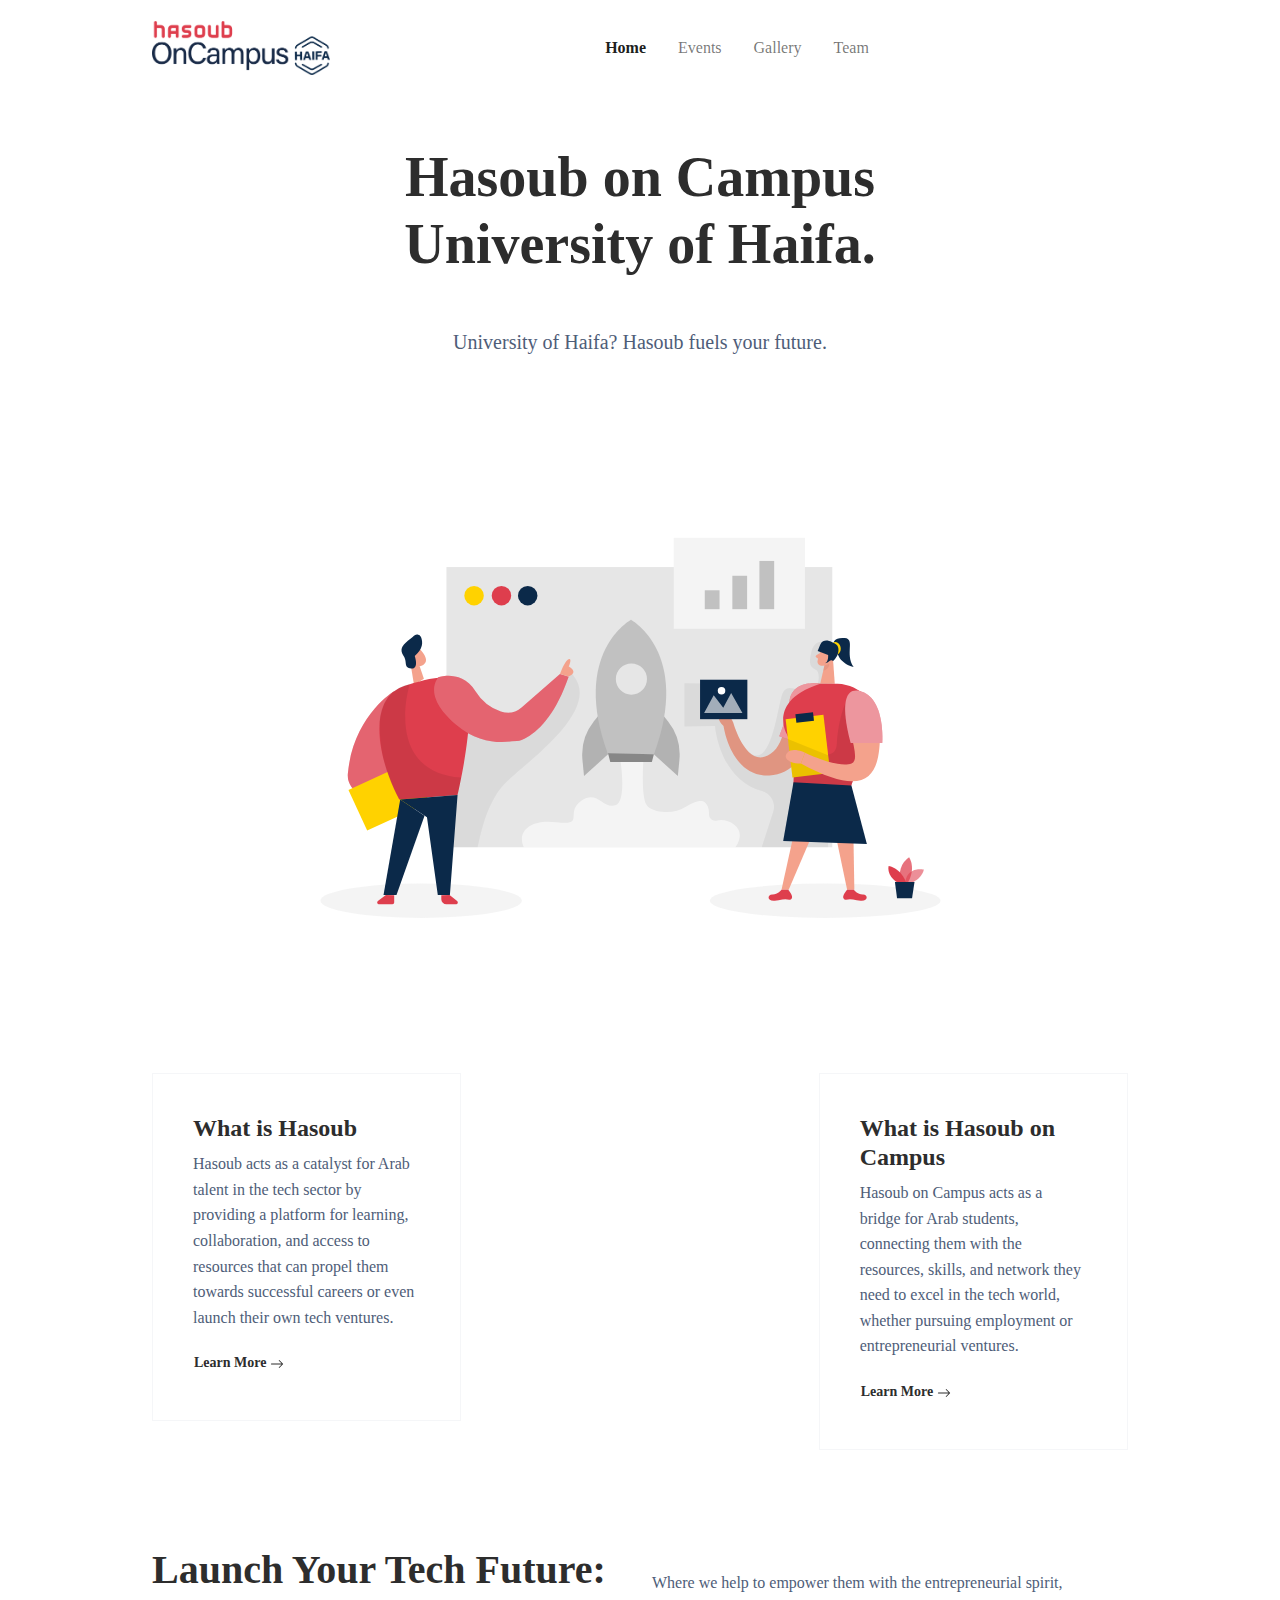
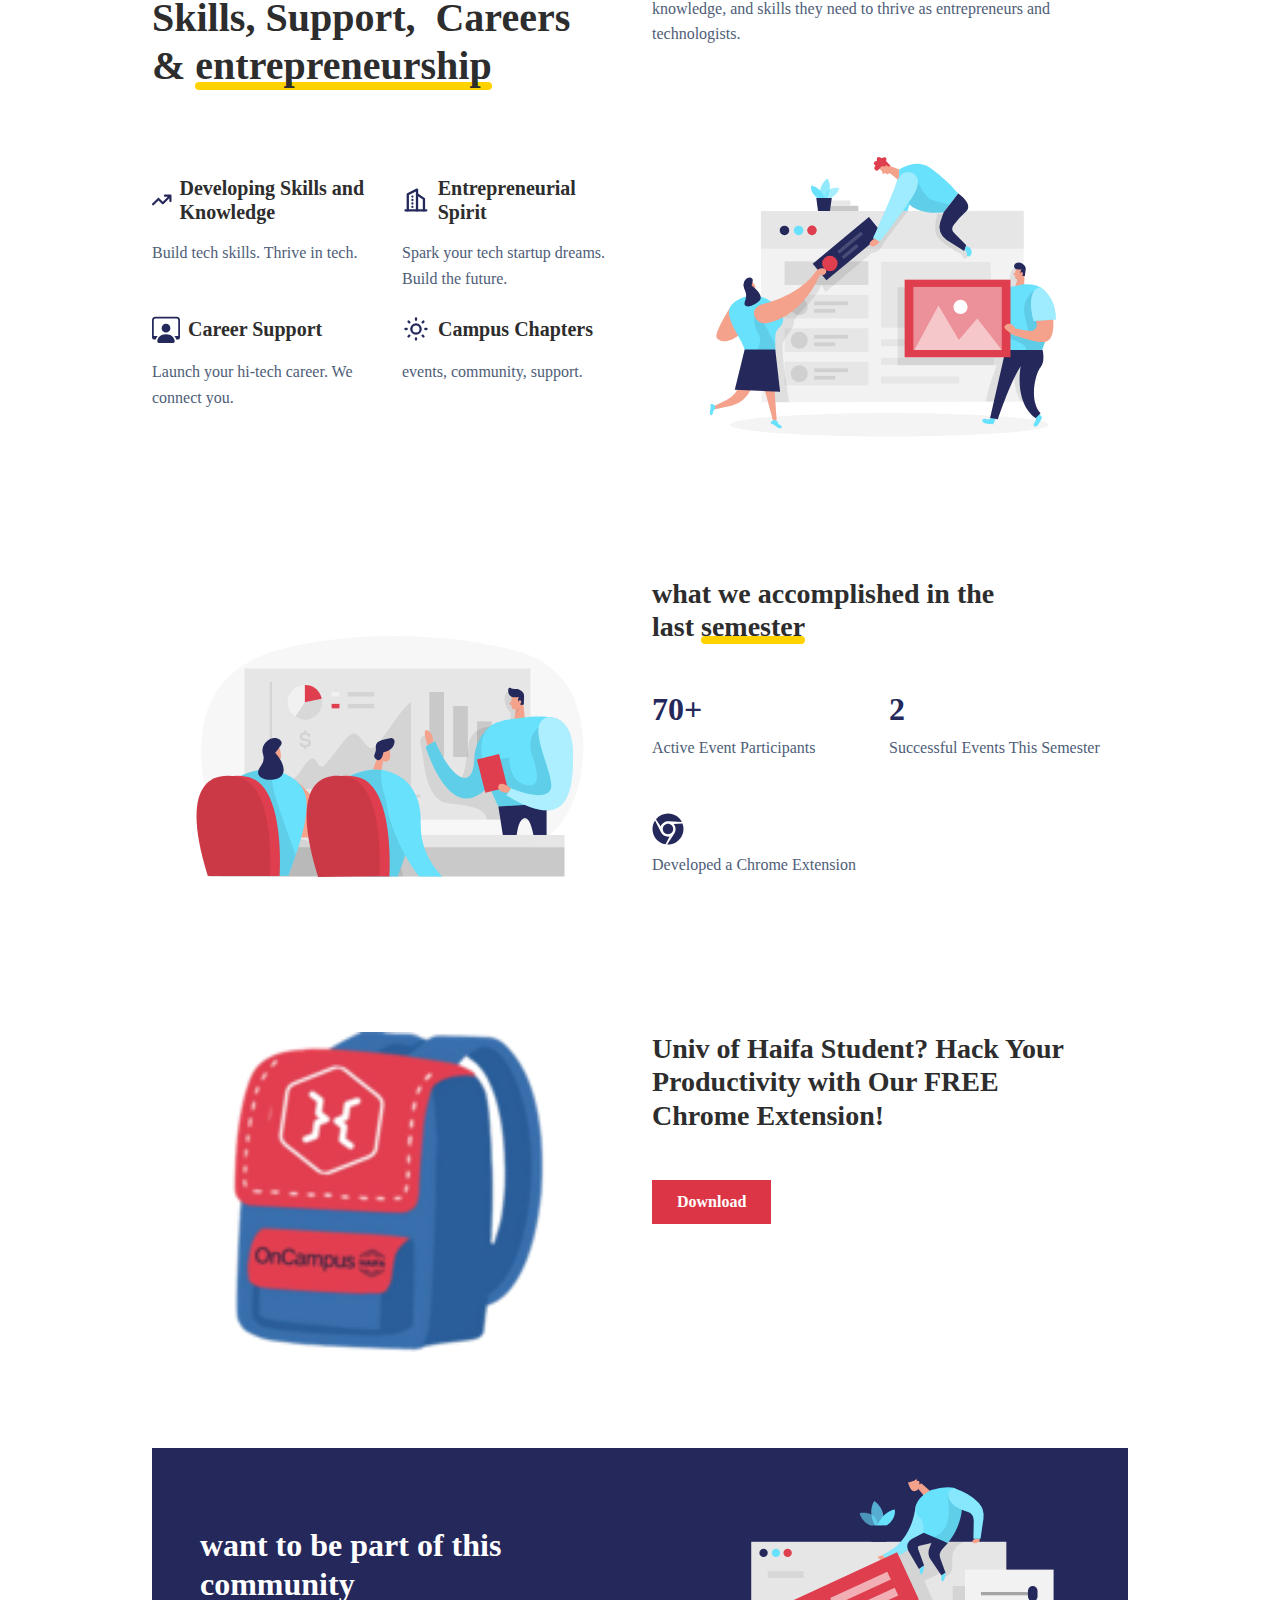
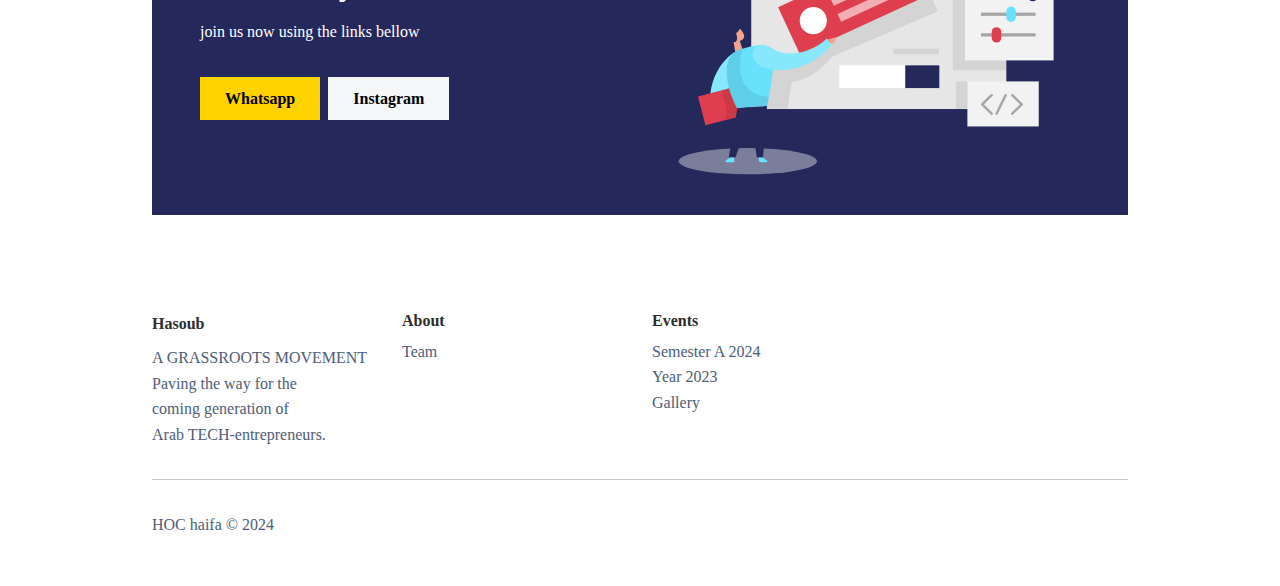
<file: index.html>
<!DOCTYPE html>
<html lang="en">

<head>
    <meta charset="utf-8">
    <meta name="viewport" content="width=device-width, initial-scale=1.0, shrink-to-fit=no">
    <title>Home - HOC haifa</title>
    <link rel="icon" type="image/png" sizes="192x192" href="assets/img/hasoublogooo%20(3).png">
    <link rel="icon" type="image/png" sizes="418x125" href="assets/img/hasouboncampus.png">
    <link rel="icon" type="image/png" sizes="418x125" href="assets/img/hasouboncampus.png">
    <link rel="icon" type="image/png" sizes="192x192" href="assets/img/hasoublogooo%20(3).png">
    <link rel="icon" type="image/png" sizes="418x125" href="assets/img/hasouboncampus.png">
    <link rel="stylesheet" href="assets/bootstrap/css/bootstrap.min.css">
    <link rel="stylesheet" href="https://fonts.googleapis.com/css?family=Raleway:300italic,400italic,600italic,700italic,800italic,400,300,600,700,800&amp;display=swap">
    <link rel="stylesheet" href="assets/css/swiper-icons.css">
    <link rel="stylesheet" href="assets/css/Bold-BS4-CSS-Image-Slider.css">
    <link rel="stylesheet" href="assets/css/Carousel-Multi-Image--ISA-.css">
    <link rel="stylesheet" href="assets/css/Responsive-Image-Grid.css">
    <link rel="stylesheet" href="assets/css/Simple-Slider-swiper-bundle.min.css">
    <link rel="stylesheet" href="assets/css/Simple-Slider.css">
</head>

<body>
    <nav class="navbar navbar-light navbar-expand-md fixed-top navbar-shrink py-3" id="mainNav">
        <div class="container"><a class="navbar-brand d-flex align-items-center"><span><img src="assets/img/hasouboncampus.png" width="178" height="54"></span></a><button data-bs-toggle="collapse" class="navbar-toggler" data-bs-target="#navcol-1"><span class="visually-hidden">Toggle navigation</span><span class="navbar-toggler-icon"></span></button>
            <div class="collapse navbar-collapse" id="navcol-1">
                <ul class="navbar-nav mx-auto">
                    <li class="nav-item"><a class="nav-link active" href="index.html">Home</a></li>
                    <li class="nav-item"><a class="nav-link" href="events.html">Events</a></li>
                    <li class="nav-item"><a class="nav-link" href="gallery.html">Gallery</a></li>
                    <li class="nav-item"><a class="nav-link" href="team.html">Team</a></li>
                    <li class="nav-item"></li>
                </ul>
            </div>
        </div>
    </nav>
    <header class="pt-5">
        <div class="container pt-4 pt-xl-5">
            <div class="row pt-5">
                <div class="col-md-8 text-center text-md-start mx-auto">
                    <div class="text-center">
                        <h1 class="display-4 fw-bold mb-5">Hasoub on Campus University of Haifa.</h1>
                        <p class="fs-5 text-muted mb-5">University of Haifa? Hasoub fuels your future.</p>
                        <form class="d-flex justify-content-center flex-wrap" method="post">
                            <div class="shadow-lg mb-3"></div>
                            <div class="shadow-lg mb-3"></div>
                        </form>
                    </div>
                </div>
                <div class="col-12 col-lg-10 mx-auto">
                    <div class="text-center position-relative"><img class="img-fluid" src="assets/img/illustrations/startup.svg" style="width: 800px;" /></div>
                </div>
            </div>
        </div>
    </header>
    <section>
        <div class="container py-4 py-xl-5">
            <div class="row gy-4 row-cols-1 row-cols-md-2 row-cols-lg-3">
                <div class="col">
                    <div class="card border-light border-1 d-flex justify-content-center p-4">
                        <div class="card-body">
                            <div>
                                <h4 class="fw-bold">What is Hasoub</h4>
                                <p class="text-muted">Hasoub acts as a catalyst for Arab talent in the tech sector by providing a platform for learning, collaboration, and access to resources that can propel them towards successful careers or even launch their own tech ventures.</p><button class="btn btn-sm px-0" type="button" onclick="window.location.href=&quot;https://www.hasoub.org/&quot;;">Learn More&nbsp;<svg xmlns="http://www.w3.org/2000/svg" width="1em" height="1em" fill="currentColor" viewBox="0 0 16 16" class="bi bi-arrow-right">
                                        <path fill-rule="evenodd" d="M1 8a.5.5 0 0 1 .5-.5h11.793l-3.147-3.146a.5.5 0 0 1 .708-.708l4 4a.5.5 0 0 1 0 .708l-4 4a.5.5 0 0 1-.708-.708L13.293 8.5H1.5A.5.5 0 0 1 1 8z"></path>
                                    </svg><br></button>
                            </div>
                        </div>
                    </div>
                </div>
                <div class="col"></div>
                <div class="col">
                    <div class="card border-light border-1 d-flex justify-content-center p-4">
                        <div class="card-body">
                            <div>
                                <h4 class="fw-bold">What is Hasoub on Campus</h4>
                                <p class="text-muted">Hasoub on Campus acts as a bridge for Arab students, connecting them with the resources, skills, and network they need to excel in the tech world, whether pursuing employment or entrepreneurial ventures.</p><button class="btn btn-sm px-0" type="button" onclick="window.location.href=&quot;https://www.hasoub.org/projects&quot;;">Learn More&nbsp;<svg xmlns="http://www.w3.org/2000/svg" width="1em" height="1em" fill="currentColor" viewBox="0 0 16 16" class="bi bi-arrow-right">
                                        <path fill-rule="evenodd" d="M1 8a.5.5 0 0 1 .5-.5h11.793l-3.147-3.146a.5.5 0 0 1 .708-.708l4 4a.5.5 0 0 1 0 .708l-4 4a.5.5 0 0 1-.708-.708L13.293 8.5H1.5A.5.5 0 0 1 1 8z"></path>
                                    </svg></button>
                            </div>
                        </div>
                    </div>
                </div>
            </div>
        </div>
    </section>
    <section>
        <div class="container py-4 py-xl-5">
            <div class="row">
                <div class="col-md-6">
                    <h3 class="display-6 fw-bold pb-md-4">Launch Your Tech Future: Skills, Support,&nbsp; Careers &amp;&nbsp;<span class="underline">entrepreneurship</span></h3>
                </div>
                <div class="col-md-6 pt-4">
                    <p class="text-muted mb-4">Where we help to empower them with the entrepreneurial spirit, knowledge, and skills they need to thrive as entrepreneurs and technologists.</p>
                </div>
            </div>
            <div class="row gy-4 gy-md-0">
                <div class="col-md-6 d-flex d-sm-flex d-md-flex justify-content-center align-items-center justify-content-md-start align-items-md-center justify-content-xl-center">
                    <div>
                        <div class="row gy-2 row-cols-1 row-cols-sm-2">
                            <div class="col text-center text-md-start"><div class="d-flex justify-content-center align-items-center justify-content-md-start"><svg
        class="fs-3 text-primary " xmlns="http://www.w3.org/2000/svg" viewBox="0 -32 576 576" width="1em"
        height="1em" fill="currentColor" style="font-size: 37px;">
        <!--! Font Awesome Free 6.1.1 by @fontawesome - https://fontawesome.com License - https://fontawesome.com/license/free (Icons: CC BY 4.0, Fonts: SIL OFL 1.1, Code: MIT License) Copyright 2022 Fonticons, Inc. -->
        <path
            d="M384 160C366.3 160 352 145.7 352 128C352 110.3 366.3 96 384 96H544C561.7 96 576 110.3 576 128V288C576 305.7 561.7 320 544 320C526.3 320 512 305.7 512 288V205.3L342.6 374.6C330.1 387.1 309.9 387.1 297.4 374.6L191.1 269.3L54.63 406.6C42.13 419.1 21.87 419.1 9.372 406.6C-3.124 394.1-3.124 373.9 9.372 361.4L169.4 201.4C181.9 188.9 202.1 188.9 214.6 201.4L320 306.7L466.7 159.1L384 160z">
        </path>
    </svg>
    <h5 class="fw-bold mb-0 ms-2">Developing Skills and Knowledge</h5>
</div>
                                <p class="text-muted my-3">Build tech skills. Thrive in tech.</p>
                            </div>
                            <div class="col text-center text-md-start">
                                <div class="d-flex justify-content-center align-items-center justify-content-md-start"><svg class="icon icon-tabler icon-tabler-building-skyscraper fs-3 text-primary " xmlns="http://www.w3.org/2000/svg" width="1em" height="1em" viewBox="0 0 24 24" stroke-width="2" stroke="currentColor" fill="none" stroke-linecap="round" stroke-linejoin="round">
    <path stroke="none" d="M0 0h24v24H0z" fill="none"></path>
    <line x1="3" y1="21" x2="21" y2="21"></line>
    <path d="M5 21v-14l8 -4v18"></path>
    <path d="M19 21v-10l-6 -4"></path>
    <line x1="9" y1="9" x2="9" y2="9.01"></line>
    <line x1="9" y1="12" x2="9" y2="12.01"></line>
    <line x1="9" y1="15" x2="9" y2="15.01"></line>
    <line x1="9" y1="18" x2="9" y2="18.01"></line>
</svg>
                                    <h5 class="fw-bold mb-0 ms-2">Entrepreneurial Spirit</h5>
                                </div>
                                <p class="text-muted my-3">Spark your tech startup dreams. Build the future.</p>
                            </div>
                            <div class="col text-center text-md-start"><div class="d-flex justify-content-center align-items-center justify-content-md-start"><svg class="bi bi-person-workspace fs-3 text-primary " xmlns="http://www.w3.org/2000/svg" width="1em" height="1em" fill="currentColor" viewBox="0 0 16 16">
        <path d="M4 16s-1 0-1-1 1-4 5-4 5 3 5 4-1 1-1 1H4Zm4-5.95a2.5 2.5 0 1 0 0-5 2.5 2.5 0 0 0 0 5Z"></path>
        <path d="M2 1a2 2 0 0 0-2 2v9.5A1.5 1.5 0 0 0 1.5 14h.653a5.373 5.373 0 0 1 1.066-2H1V3a1 1 0 0 1 1-1h12a1 1 0 0 1 1 1v9h-2.219c.554.654.89 1.373 1.066 2h.653a1.5 1.5 0 0 0 1.5-1.5V3a2 2 0 0 0-2-2H2Z"></path>
    </svg>
    <h5 class="fw-bold mb-0 ms-2">Career Support</h5>
</div>
                                <p class="text-muted my-3">Launch your hi-tech career. We connect you.</p>
                            </div>
                            <div class="col text-center text-md-start">
                                <div class="d-flex justify-content-center align-items-center justify-content-md-start"><svg class="icon icon-tabler icon-tabler-sun fs-3 text-primary" xmlns="http://www.w3.org/2000/svg" width="1em" height="1em" viewBox="0 0 24 24" stroke-width="2" stroke="currentColor" fill="none" stroke-linecap="round" stroke-linejoin="round">
    <path stroke="none" d="M0 0h24v24H0z" fill="none"></path>
    <circle cx="12" cy="12" r="4"></circle>
    <path d="M3 12h1m8 -9v1m8 8h1m-9 8v1m-6.4 -15.4l.7 .7m12.1 -.7l-.7 .7m0 11.4l.7 .7m-12.1 -.7l-.7 .7"></path>
</svg>
                                    <h5 class="fw-bold mb-0 ms-2">Campus Chapters</h5>
                                </div>
                                <p class="text-muted my-3">events, community, support.</p>
                            </div>
                        </div>
                    </div>
                </div>
                <div class="col-md-6 order-first order-md-last">
                    <div><img class="rounded img-fluid w-100 fit-cover" style="min-height: 300px;" src="assets/img/illustrations/teamwork.svg"></div>
                </div>
            </div>
        </div>
    </section>
    <section>
        <div class="container py-4 py-xl-5">
            <div class="row gy-4 gy-md-0">
                <div class="col-md-6 text-center text-md-start d-flex d-sm-flex d-md-flex justify-content-center align-items-center justify-content-md-start align-items-md-center justify-content-xl-center">
                    <div><img class="rounded img-fluid fit-cover" style="min-height: 300px;" src="assets/img/illustrations/presentation.svg" width="800"></div>
                </div>
                <div class="col">
                    <div style="max-width: 450px;">
                        <h3 class="fw-bold pb-md-4">what we accomplished in the last&nbsp;<span class="underline">semester</span></h3>
                        <p class="text-muted py-4 py-md-0"></p><div class="row gy-4 row-cols-2 row-cols-md-2">
    <div class="col">
        <div><span class="fs-2 fw-bold text-primary ">70+</span>
            <p class="fw-normal text-muted">Active Event Participants</p>
        </div>
    </div>
    <div class="col">
        <div><span class="fs-2 fw-bold text-primary ">2</span>
            <p class="fw-normal text-muted">Successful Events This Semester</p>
        </div>
    </div>
    <div class="col">
        <div><span class="fs-2 fw-bold text-primary "><svg xmlns="http://www.w3.org/2000/svg" viewBox="-8 0 512 512" width="1em" height="1em" fill="currentColor">
                    <!--! Font Awesome Free 6.1.1 by @fontawesome - https://fontawesome.com License - https://fontawesome.com/license/free (Icons: CC BY 4.0, Fonts: SIL OFL 1.1, Code: MIT License) Copyright 2022 Fonticons, Inc. -->
                    <path d="M131.5 217.5L55.1 100.1c47.6-59.2 119-91.8 192-92.1 42.3-.3 85.5 10.5 124.8 33.2 43.4 25.2 76.4 61.4 97.4 103L264 133.4c-58.1-3.4-113.4 29.3-132.5 84.1zm32.9 38.5c0 46.2 37.4 83.6 83.6 83.6s83.6-37.4 83.6-83.6-37.4-83.6-83.6-83.6-83.6 37.3-83.6 83.6zm314.9-89.2L339.6 174c37.9 44.3 38.5 108.2 6.6 157.2L234.1 503.6c46.5 2.5 94.4-7.7 137.8-32.9 107.4-62 150.9-192 107.4-303.9zM133.7 303.6L40.4 120.1C14.9 159.1 0 205.9 0 256c0 124 90.8 226.7 209.5 244.9l63.7-124.8c-57.6 10.8-113.2-20.8-139.5-72.5z"></path>
                </svg></span>
            <p class="fw-normal text-muted">Developed a Chrome Extension</p>
        </div>
    </div>
</div>
                    </div>
                </div>
            </div>
        </div>
        <div class="container py-4 py-xl-5">
            <div class="row gy-4 gy-md-0">
                <div class="col-md-6 text-center text-md-start d-flex d-sm-flex d-md-flex justify-content-center align-items-center justify-content-md-start align-items-md-center justify-content-xl-center">
                    <div><img class="rounded img-fluid fit-cover" style="min-height: 300px;" src="assets/img/bagicon%20(1).png" width="320" height="320"></div>
                </div>
                <div class="col">
                    <div style="max-width: 450px;">
                        <h3 class="fw-bold pb-md-4">Univ of Haifa Student? Hack Your Productivity with Our FREE Chrome Extension!</h3>
                        <p class="text-muted py-4 py-md-0"></p>
                    </div><a class="btn mt-2 btn-danger" role="button" href="https://chromewebstore.google.com/detail/ofagmnpacbhmbdfdhleillbcllgplloj">Download</a>
                </div>
            </div>
        </div>
    </section>
    <section class="py-4 py-xl-5">
        <div class="container">
            <div class="bg-primary border rounded border-0 border-primary overflow-hidden">
                <div class="row g-0">
                    <div class="col-md-6 d-flex flex-column justify-content-center">
                        <div class="text-white p-4 p-md-5">
                            <h2 class="fw-bold text-white mb-3">want to be part of this community</h2>
                            <p class="mb-4">join us now using the links bellow</p>
                            <div class="my-3"><a class="btn btn-warning me-2 mt-2" role="button" href="https://chat.whatsapp.com/EXtpSseY865E31X7uZbGov">Whatsapp</a><a class="btn btn-light mt-2" role="button" href="https://www.instagram.com/hoc_haifa/">Instagram</a></div>
                        </div>
                    </div>
                    <div class="col-md-6 order-first order-md-last" style="min-height: 250px;"><img class="w-100 h-100 fit-contain pt-5 pt-md-0" src="assets/img/illustrations/web-development.svg"></div>
                </div>
            </div>
        </div>
    </section>
    <footer>
        <div class="container py-4 py-lg-5">
            <div class="row row-cols-2 row-cols-md-4">
                <div class="col-12 col-md-3">
                    <div class="fw-bold d-flex align-items-center mb-2"><span>Hasoub</span></div>
                    <p class="text-muted">A GRASSROOTS MOVEMENT<br>Paving the way for the coming&nbsp;generation of<br>Arab TECH-entrepreneurs.</p>
                </div>
                <div class="col-sm-4 col-md-3 text-lg-start d-flex flex-column">
                    <h3 class="fs-6 fw-bold">About</h3>
                    <ul class="list-unstyled">
                        <li><a href="team.html">Team</a></li>
                    </ul>
                </div>
                <div class="col-sm-4 col-md-3 text-lg-start d-flex flex-column">
                    <h3 class="fs-6 fw-bold">Events</h3>
                    <ul class="list-unstyled">
                        <li><a href="events.html">Semester A 2024</a></li>
                        <li><a href="https://hoc-haifa-timeline.webflow.io/">Year 2023</a></li>
                        <li><a href="gallery.html">Gallery</a></li>
                    </ul>
                </div>
            </div>
            <hr>
            <div class="text-muted d-flex justify-content-between align-items-center pt-3">
                <p class="mb-0">HOC haifa © 2024&nbsp;</p>
                <ul class="list-inline mb-0"></ul>
            </div>
        </div>
    </footer>
    <script src="assets/bootstrap/js/bootstrap.min.js"></script>
    <script src="assets/js/Carousel-Multi-Image--ISA--carousel-multi.js"></script>
    <script src="assets/js/Simple-Slider-swiper-bundle.min.js"></script>
    <script src="assets/js/Simple-Slider.js"></script>
    <script src="assets/js/startup-modern.js"></script>
</body>

</html>
</file>
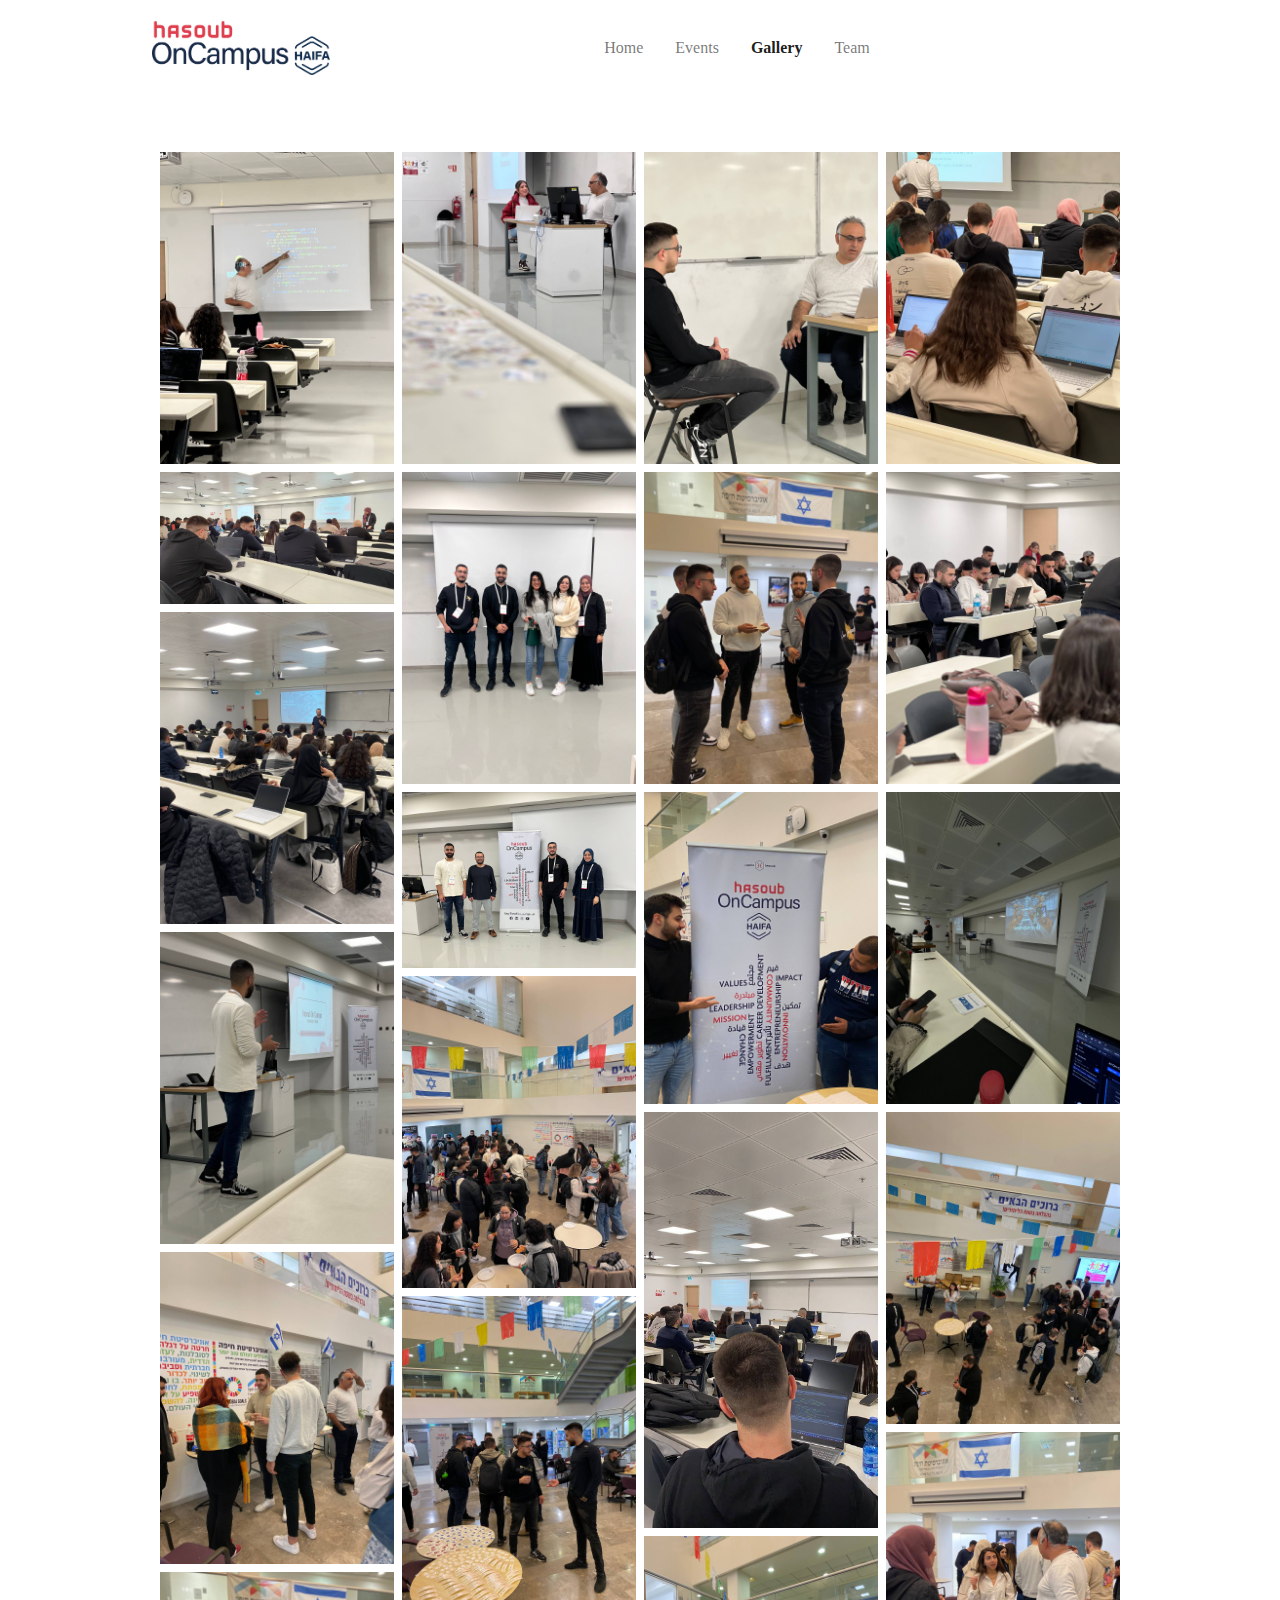
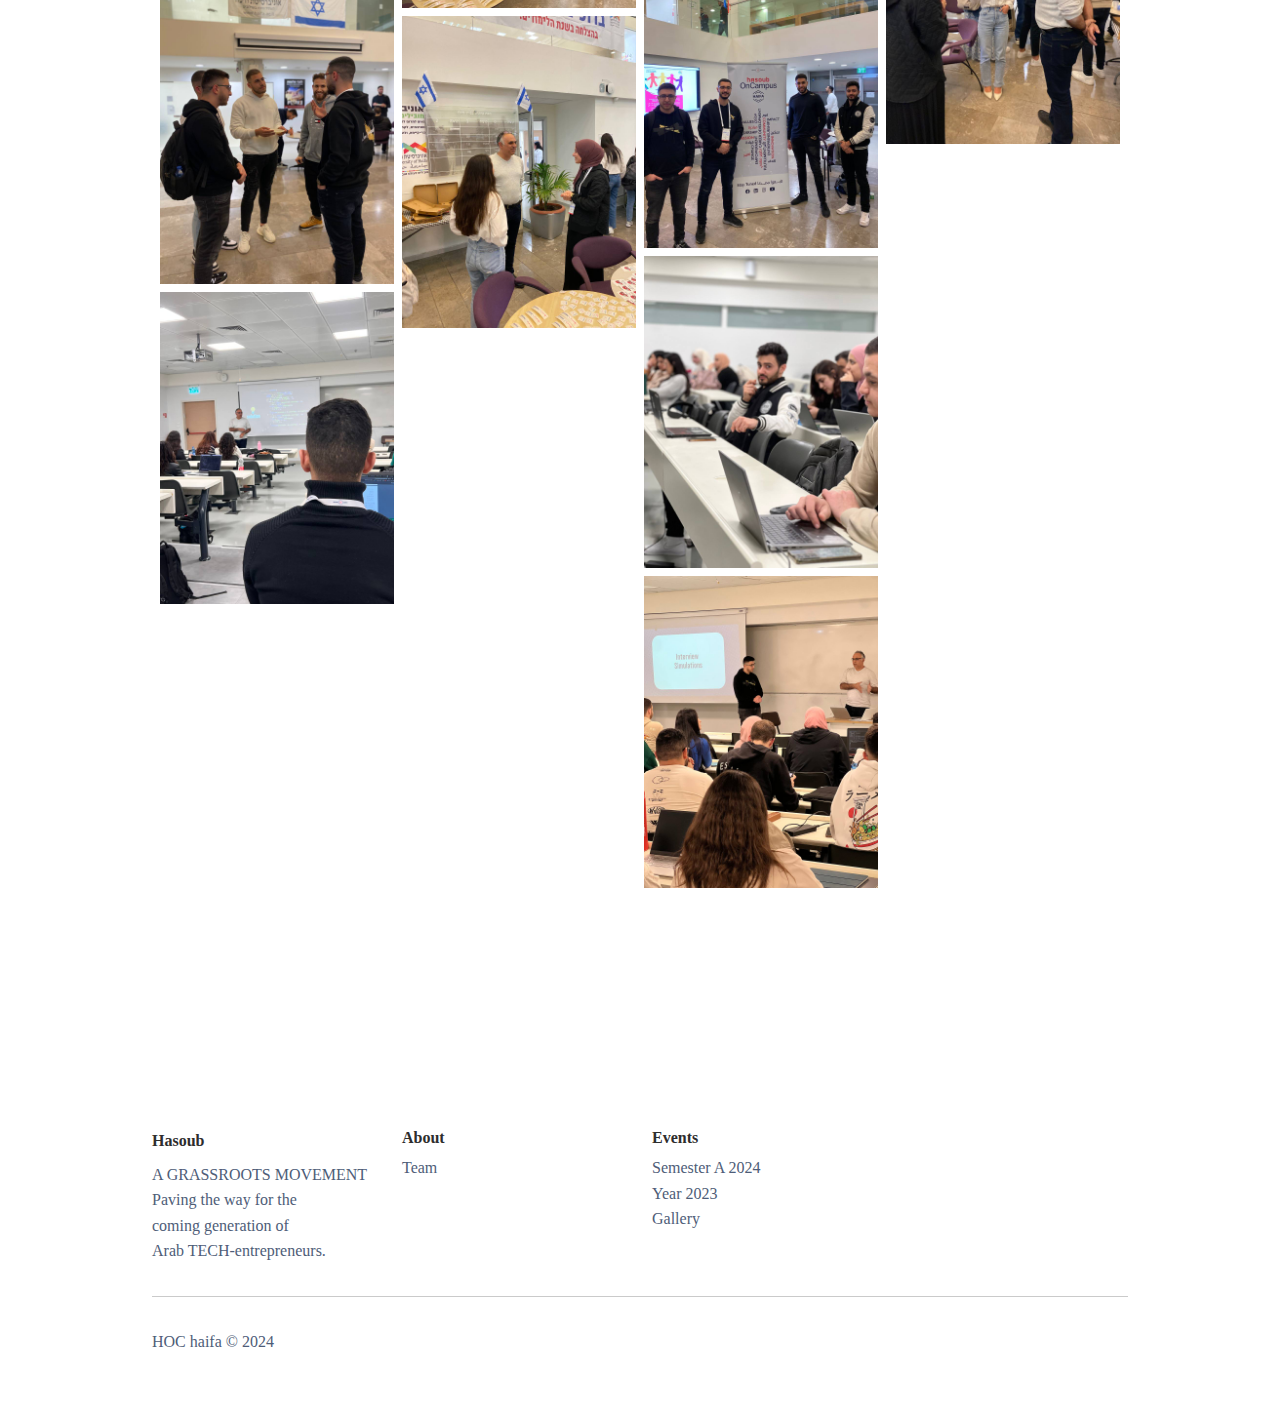
<file: gallery.html>
<!DOCTYPE html>
<html lang="en">

<head>
    <meta charset="utf-8">
    <meta name="viewport" content="width=device-width, initial-scale=1.0, shrink-to-fit=no">
    <title>Gallery - HOC haifa</title>
    <link rel="icon" type="image/png" sizes="192x192" href="assets/img/hasoublogooo%20(3).png">
    <link rel="icon" type="image/png" sizes="418x125" href="assets/img/hasouboncampus.png">
    <link rel="icon" type="image/png" sizes="418x125" href="assets/img/hasouboncampus.png">
    <link rel="icon" type="image/png" sizes="192x192" href="assets/img/hasoublogooo%20(3).png">
    <link rel="icon" type="image/png" sizes="418x125" href="assets/img/hasouboncampus.png">
    <link rel="stylesheet" href="assets/bootstrap/css/bootstrap.min.css">
    <link rel="stylesheet" href="https://fonts.googleapis.com/css?family=Raleway:300italic,400italic,600italic,700italic,800italic,400,300,600,700,800&amp;display=swap">
    <link rel="stylesheet" href="assets/css/swiper-icons.css">
    <link rel="stylesheet" href="assets/css/Bold-BS4-CSS-Image-Slider.css">
    <link rel="stylesheet" href="assets/css/Carousel-Multi-Image--ISA-.css">
    <link rel="stylesheet" href="assets/css/Responsive-Image-Grid.css">
    <link rel="stylesheet" href="assets/css/Simple-Slider-swiper-bundle.min.css">
    <link rel="stylesheet" href="assets/css/Simple-Slider.css">
</head>

<body>
    <nav class="navbar navbar-light navbar-expand-md fixed-top navbar-shrink py-3" id="mainNav">
        <div class="container"><a class="navbar-brand d-flex align-items-center"><span><img src="assets/img/hasouboncampus.png" width="178" height="54"></span></a><button data-bs-toggle="collapse" class="navbar-toggler" data-bs-target="#navcol-1"><span class="visually-hidden">Toggle navigation</span><span class="navbar-toggler-icon"></span></button>
            <div class="collapse navbar-collapse" id="navcol-1">
                <ul class="navbar-nav mx-auto">
                    <li class="nav-item"><a class="nav-link" href="index.html">Home</a></li>
                    <li class="nav-item"><a class="nav-link" href="events.html">Events</a></li>
                    <li class="nav-item"><a class="nav-link active" href="gallery.html">Gallery</a></li>
                    <li class="nav-item"><a class="nav-link" href="team.html">Team</a></li>
                    <li class="nav-item"></li>
                </ul>
            </div>
        </div>
    </nav>
    <section class="py-5 mt-5">
        <div class="container py-4 py-xl-5">
            <div class="row gy-4 gy-md-0">
                <div class="col">
                    <div>
                        <!--Responsive Image Grid Block-->
                        <!--Photo Grid-->
                        <div>
                            <!--Comment-->
                            <div class="rig-row">
                                <!--Comment-->
                                <div class="rig-column"><img src="assets/img/photo_2024-03-17_16-58-17.jpg"><img src="assets/img/photo_2024-03-17_16-57-36.jpg"><img src="assets/img/photo_2024-03-17_16-18-55.jpg"><img src="assets/img/photo_2024-03-17_16-18-39.jpg"><img src="assets/img/photo_2024-03-17_17-09-45.jpg"><img src="assets/img/photo_2024-03-17_17-10-31.jpg"><img src="assets/img/photo_2024-03-17_17-12-46.jpg"></div>
                                <div class="rig-column"><img src="assets/img/photo_2024-03-17_16-58-01.jpg"><img src="assets/img/photo_2024-03-17_16-57-33.jpg"><img src="assets/img/photo_2024-03-17_16-43-11.jpg"><img src="assets/img/photo_2024-03-17_16-18-27.jpg"><img src="assets/img/photo_2024-03-17_17-09-47.jpg"><img src="assets/img/photo_2024-03-17_17-09-40.jpg"></div>
                                <div class="rig-column"><img src="assets/img/photo_2024-03-17_16-57-43.jpg"><img src="assets/img/photo_2024-03-17_16-57-29.jpg"><img src="assets/img/photo_2024-03-17_16-43-19.jpg"><img src="assets/img/photo_2024-03-17_17-09-15.jpg"><img src="assets/img/photo_2024-03-17_17-10-24.jpg"><img src="assets/img/photo_2024-03-17_17-12-21.jpg"><img src="assets/img/photo_2024-03-17_17-12-12.jpg"></div>
                                <div class="rig-column"><img src="assets/img/photo_2024-03-17_16-57-40.jpg"><img src="assets/img/photo_2024-03-17_16-57-22.jpg"><img src="assets/img/photo_2024-03-17_16-48-31.jpg"><img src="assets/img/photo_2024-03-17_17-09-29.jpg"><img src="assets/img/photo_2024-03-17_17-10-04.jpg"></div>
                            </div>
                        </div>
                    </div>
                </div>
            </div>
        </div>
    </section>
    <section class="py-5"></section>
    <footer>
        <div class="container py-4 py-lg-5">
            <div class="row row-cols-2 row-cols-md-4">
                <div class="col-12 col-md-3">
                    <div class="fw-bold d-flex align-items-center mb-2"><span>Hasoub</span></div>
                    <p class="text-muted">A GRASSROOTS MOVEMENT<br>Paving the way for the coming&nbsp;generation of<br>Arab TECH-entrepreneurs.</p>
                </div>
                <div class="col-sm-4 col-md-3 text-lg-start d-flex flex-column">
                    <h3 class="fs-6 fw-bold">About</h3>
                    <ul class="list-unstyled">
                        <li><a href="team.html">Team</a></li>
                    </ul>
                </div>
                <div class="col-sm-4 col-md-3 text-lg-start d-flex flex-column">
                    <h3 class="fs-6 fw-bold">Events</h3>
                    <ul class="list-unstyled">
                        <li><a href="events.html">Semester A 2024</a></li>
                        <li><a href="https://hoc-haifa-timeline.webflow.io/">Year 2023</a></li>
                        <li><a href="gallery.html">Gallery</a></li>
                    </ul>
                </div>
            </div>
            <hr>
            <div class="text-muted d-flex justify-content-between align-items-center pt-3">
                <p class="mb-0">HOC haifa © 2024&nbsp;</p>
                <ul class="list-inline mb-0"></ul>
            </div>
        </div>
    </footer>
    <script src="assets/bootstrap/js/bootstrap.min.js"></script>
    <script src="assets/js/Carousel-Multi-Image--ISA--carousel-multi.js"></script>
    <script src="assets/js/Simple-Slider-swiper-bundle.min.js"></script>
    <script src="assets/js/Simple-Slider.js"></script>
    <script src="assets/js/startup-modern.js"></script>
</body>

</html>
</file>
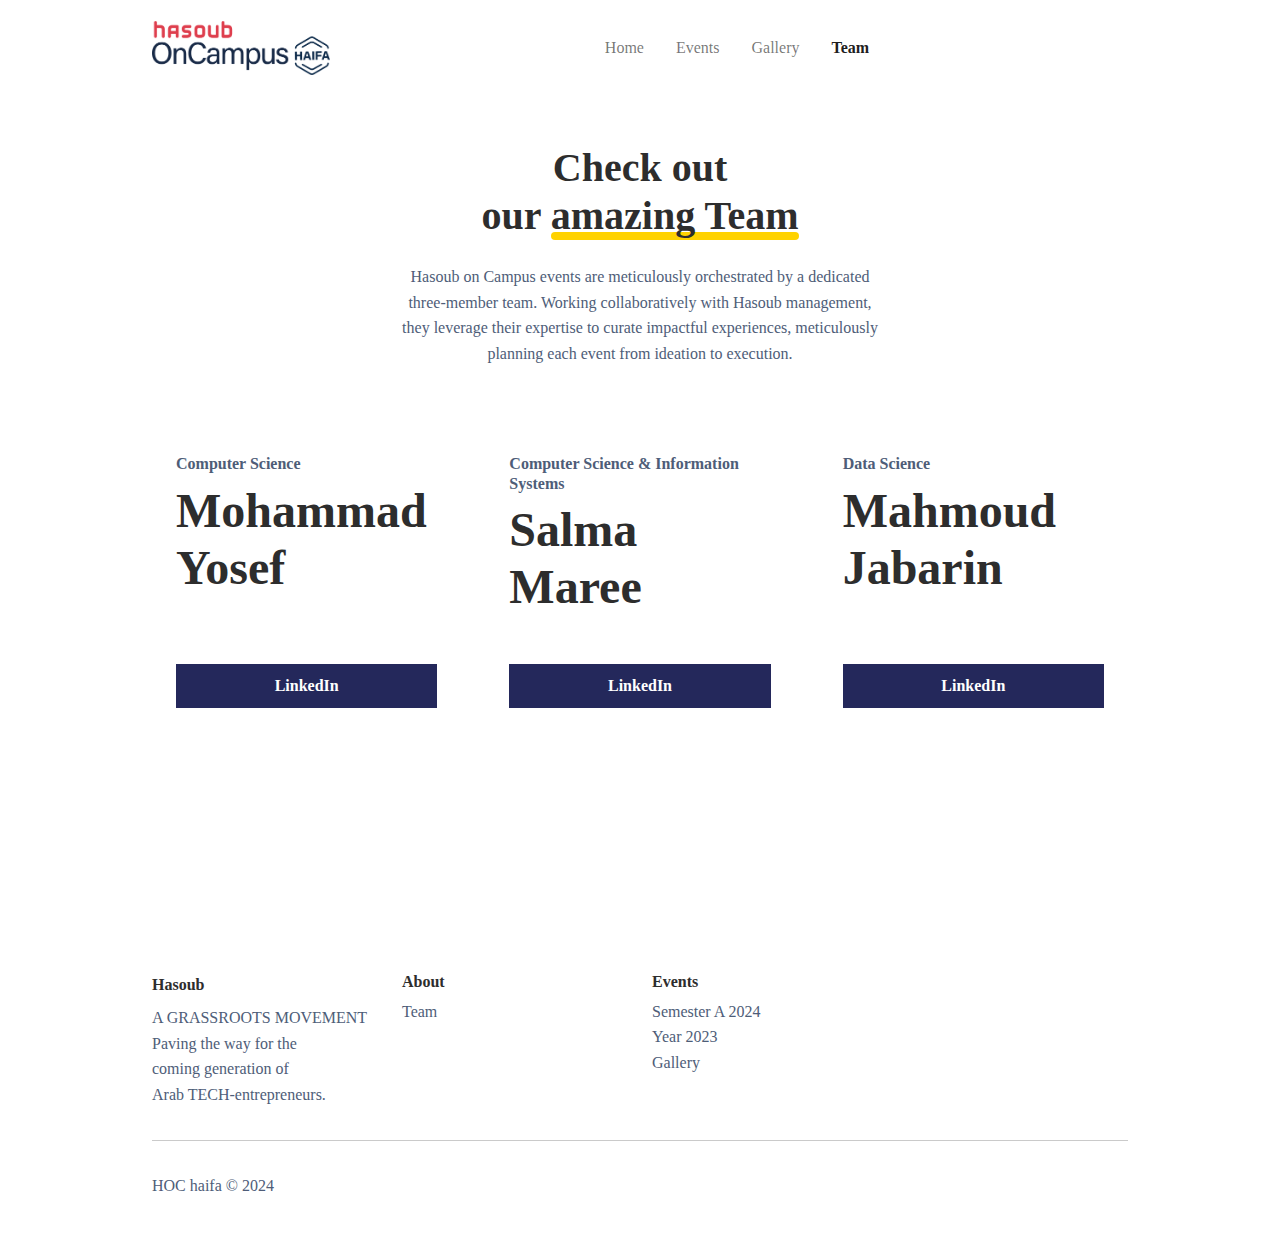
<file: team.html>
<!DOCTYPE html>
<html lang="en">

<head>
    <meta charset="utf-8">
    <meta name="viewport" content="width=device-width, initial-scale=1.0, shrink-to-fit=no">
    <title>Team - HOC haifa</title>
    <link rel="icon" type="image/png" sizes="192x192" href="assets/img/hasoublogooo%20(3).png">
    <link rel="icon" type="image/png" sizes="418x125" href="assets/img/hasouboncampus.png">
    <link rel="icon" type="image/png" sizes="418x125" href="assets/img/hasouboncampus.png">
    <link rel="icon" type="image/png" sizes="192x192" href="assets/img/hasoublogooo%20(3).png">
    <link rel="icon" type="image/png" sizes="418x125" href="assets/img/hasouboncampus.png">
    <link rel="stylesheet" href="assets/bootstrap/css/bootstrap.min.css">
    <link rel="stylesheet" href="https://fonts.googleapis.com/css?family=Raleway:300italic,400italic,600italic,700italic,800italic,400,300,600,700,800&amp;display=swap">
    <link rel="stylesheet" href="assets/css/swiper-icons.css">
    <link rel="stylesheet" href="assets/css/Bold-BS4-CSS-Image-Slider.css">
    <link rel="stylesheet" href="assets/css/Carousel-Multi-Image--ISA-.css">
    <link rel="stylesheet" href="assets/css/Responsive-Image-Grid.css">
    <link rel="stylesheet" href="assets/css/Simple-Slider-swiper-bundle.min.css">
    <link rel="stylesheet" href="assets/css/Simple-Slider.css">
</head>

<body>
    <nav class="navbar navbar-light navbar-expand-md fixed-top navbar-shrink py-3" id="mainNav">
        <div class="container"><a class="navbar-brand d-flex align-items-center"><span><img src="assets/img/hasouboncampus.png" width="178" height="54"></span></a><button data-bs-toggle="collapse" class="navbar-toggler" data-bs-target="#navcol-1"><span class="visually-hidden">Toggle navigation</span><span class="navbar-toggler-icon"></span></button>
            <div class="collapse navbar-collapse" id="navcol-1">
                <ul class="navbar-nav mx-auto">
                    <li class="nav-item"><a class="nav-link" href="index.html">Home</a></li>
                    <li class="nav-item"><a class="nav-link" href="events.html">Events</a></li>
                    <li class="nav-item"><a class="nav-link" href="gallery.html">Gallery</a></li>
                    <li class="nav-item"><a class="nav-link active" href="team.html">Team</a></li>
                    <li class="nav-item"></li>
                </ul>
            </div>
        </div>
    </nav>
    <section class="py-5 mt-5">
        <div class="container py-4 py-xl-5">
            <div class="row mb-5">
                <div class="col-md-8 col-xl-6 text-center mx-auto">
                    <h2 class="display-6 fw-bold mb-4">Check out<br>our <span class="underline">amazing Team</span></h2>
                    <p class="text-muted">Hasoub on Campus events are meticulously orchestrated by a dedicated three-member team. Working collaboratively with Hasoub management, they leverage their expertise to curate impactful experiences, meticulously planning each event from ideation to execution.</p>
                </div>
            </div>
            <div class="row gy-4 row-cols-1 row-cols-md-2 row-cols-lg-3">
                <div class="col">
                    <div class="card border-0 h-100">
                        <div class="card-body d-flex flex-column justify-content-between p-4">
                            <div class="pb-4">
                                <h6 class="fw-bold text-muted">Computer Science</h6>
                                <h4 class="display-5 fw-bold mb-4">Mohammad Yosef</h4>
                            </div><a class="btn btn-primary" role="button" href="https://www.linkedin.com/in/mohammad-yosef/">LinkedIn</a>
                        </div>
                    </div>
                </div>
                <div class="col">
                    <div class="card border-0 h-100">
                        <div class="card-body d-flex flex-column justify-content-between p-4">
                            <div class="pb-4">
                                <h6 class="fw-bold text-muted">Computer Science &amp; Information Systems</h6>
                                <h4 class="display-5 fw-bold mb-4">Salma Maree</h4>
                            </div><a class="btn btn-primary" role="button" href="https://www.linkedin.com/in/salma-maree-08962b233/">LinkedIn</a>
                        </div>
                    </div>
                </div>
                <div class="col">
                    <div class="card border-0 h-100">
                        <div class="card-body d-flex flex-column justify-content-between p-4">
                            <div class="pb-4">
                                <h6 class="fw-bold text-muted">Data Science</h6>
                                <h4 class="display-5 fw-bold mb-4">Mahmoud Jabarin&nbsp;</h4>
                                <ul class="list-unstyled"></ul>
                            </div><a class="btn btn-primary" role="button" href="https://www.linkedin.com/in/mahmoudjb/">LinkedIn</a>
                        </div>
                    </div>
                </div>
            </div>
        </div>
    </section>
    <section class="py-4 py-xl-5"></section>
    <footer>
        <div class="container py-4 py-lg-5">
            <div class="row row-cols-2 row-cols-md-4">
                <div class="col-12 col-md-3">
                    <div class="fw-bold d-flex align-items-center mb-2"><span>Hasoub</span></div>
                    <p class="text-muted">A GRASSROOTS MOVEMENT<br>Paving the way for the coming&nbsp;generation of<br>Arab TECH-entrepreneurs.</p>
                </div>
                <div class="col-sm-4 col-md-3 text-lg-start d-flex flex-column">
                    <h3 class="fs-6 fw-bold">About</h3>
                    <ul class="list-unstyled">
                        <li><a href="team.html">Team</a></li>
                    </ul>
                </div>
                <div class="col-sm-4 col-md-3 text-lg-start d-flex flex-column">
                    <h3 class="fs-6 fw-bold">Events</h3>
                    <ul class="list-unstyled">
                        <li><a href="events.html">Semester A 2024</a></li>
                        <li><a href="https://hoc-haifa-timeline.webflow.io/">Year 2023</a></li>
                        <li><a href="gallery.html">Gallery</a></li>
                    </ul>
                </div>
            </div>
            <hr>
            <div class="text-muted d-flex justify-content-between align-items-center pt-3">
                <p class="mb-0">HOC haifa © 2024&nbsp;</p>
                <ul class="list-inline mb-0"></ul>
            </div>
        </div>
    </footer>
    <script src="assets/bootstrap/js/bootstrap.min.js"></script>
    <script src="assets/js/Carousel-Multi-Image--ISA--carousel-multi.js"></script>
    <script src="assets/js/Simple-Slider-swiper-bundle.min.js"></script>
    <script src="assets/js/Simple-Slider.js"></script>
    <script src="assets/js/startup-modern.js"></script>
</body>

</html>
</file>
<file: assets/css/Bold-BS4-CSS-Image-Slider.css>
* {
  margin: 0;
  padding: 0;
}

.accordian {
  width: 805px;
  height: 320px;
  overflow: hidden;
  margin: 100px auto;
  box-shadow: 0 0 10px 1px rgba(0, 0, 0, 0.35);
  -moz-box-shadow: 0 0 10px 1px rgba(0, 0, 0, 0.35);
}

.accordian ul {
  width: 1200px;
}

.accordian li {
  position: relative;
  display: block;
  width: 160px;
  float: left;
  border-left: 1px solid #888;
  box-shadow: 0 0 25px 10px rgba(0, 0, 0, 0.5);
  -moz-box-shadow: 0 0 25px 10px rgba(0, 0, 0, 0.5);
  transition: all 0.5s;
  -moz-transition: all 0.5s;
}

.accordian ul:hover li {
  width: 40px;
}

.accordian ul li:hover {
  width: 640px;
}

.accordian li img {
  display: block;
}

.image_title {
  background: rgba(0, 0, 0, 0.4);
  position: absolute;
  left: 0;
  bottom: 0;
  width: 640px;
  height: 60px;
}
</file>
<file: assets/css/Carousel-Multi-Image--ISA-.css>
@media (min-width: 768px) and (max-width: 991px) {
  .carousel-inner .active.col-md-4.carousel-item + .carousel-item + .carousel-item + .carousel-item {
    position: absolute;
    top: 0;
    right: -33.3333%;
    z-index: -1;
    display: block;
    visibility: visible;
  }
}

@media (min-width: 576px) and (max-width: 768px) {
  .carousel-inner .active.col-sm-6.carousel-item + .carousel-item + .carousel-item {
    position: absolute;
    top: 0;
    right: -50%;
    z-index: -1;
    display: block;
    visibility: visible;
  }
}

@media (min-width: 576px) {
  .carousel-item {
    margin-right: 0;
  }
}

@media (min-width: 576px) {
  .carousel-inner .active + .carousel-item {
    display: block;
  }
}

@media (min-width: 576px) {
  .carousel-inner .carousel-item.active:not(.carousel-item-right):not(.carousel-item-left), .carousel-inner .carousel-item.active:not(.carousel-item-right):not(.carousel-item-left) + .carousel-item {
    transition: none;
  }
}

@media (min-width: 576px) {
  .carousel-inner .carousel-item-next {
    position: relative;
    transform: translate3d(0, 0, 0);
  }
}

@media (min-width: 576px) {
  .active.carousel-item-left + .carousel-item-next.carousel-item-left, .carousel-item-next.carousel-item-left + .carousel-item, .carousel-item-next.carousel-item-left + .carousel-item + .carousel-item {
    position: relative;
    transform: translate3d(-100%, 0, 0);
    visibility: visible;
  }
}

@media (min-width: 576px) {
  .carousel-inner .carousel-item-prev.carousel-item-right {
    position: absolute;
    top: 0;
    left: 0;
    z-index: -1;
    display: block;
    visibility: visible;
  }
}

@media (min-width: 576px) {
  .active.carousel-item-right + .carousel-item-prev.carousel-item-right, .carousel-item-prev.carousel-item-right + .carousel-item, .carousel-item-prev.carousel-item-right + .carousel-item + .carousel-item {
    position: relative;
    transform: translate3d(100%, 0, 0);
    visibility: visible;
    display: block;
    visibility: visible;
  }
}

@media (min-width: 768px) {
  .carousel-inner .active + .carousel-item + .carousel-item {
    display: block;
  }
}

@media (min-width: 768px) {
  .carousel-inner .carousel-item.active:not(.carousel-item-right):not(.carousel-item-left) + .carousel-item + .carousel-item {
    transition: none;
  }
}

@media (min-width: 768px) {
  .carousel-inner .carousel-item-next {
    position: relative;
    transform: translate3d(0, 0, 0);
  }
}

@media (min-width: 768px) {
  .carousel-item-next.carousel-item-left + .carousel-item + .carousel-item + .carousel-item {
    position: relative;
    transform: translate3d(-100%, 0, 0);
    visibility: visible;
  }
}

@media (min-width: 768px) {
  .carousel-item-prev.carousel-item-right + .carousel-item + .carousel-item + .carousel-item {
    position: relative;
    transform: translate3d(100%, 0, 0);
    visibility: visible;
    display: block;
    visibility: visible;
  }
}

@media (min-width: 991px) {
  .carousel-inner .active + .carousel-item + .carousel-item + .carousel-item {
    display: block;
  }
}

@media (min-width: 991px) {
  .carousel-inner .carousel-item.active:not(.carousel-item-right):not(.carousel-item-left) + .carousel-item + .carousel-item + .carousel-item {
    transition: none;
  }
}

@media (min-width: 991px) {
  .carousel-inner .active.col-lg-3.carousel-item + .carousel-item + .carousel-item + .carousel-item + .carousel-item {
    position: absolute;
    top: 0;
    right: -25%;
    z-index: -1;
    display: block;
    visibility: visible;
  }
}

@media (min-width: 991px) {
  .carousel-item-next.carousel-item-left + .carousel-item + .carousel-item + .carousel-item + .carousel-item {
    position: relative;
    transform: translate3d(-100%, 0, 0);
    visibility: visible;
  }
}

@media (min-width: 991px) {
  .carousel-item-prev.carousel-item-right + .carousel-item + .carousel-item + .carousel-item + .carousel-item {
    position: relative;
    transform: translate3d(100%, 0, 0);
    visibility: visible;
    display: block;
    visibility: visible;
  }
}

* {
  font-family: 'Roboto';
  margin: 0;
  padding: 0;
}
</file>
<file: assets/css/Responsive-Image-Grid.css>
* {
  box-sizing: border-box;
}

.rig-row {
  display: flex;
  -ms-flex-wrap: wrap;
  flex-wrap: wrap;
  padding: 0 4px;
}

.rig-column {
  -ms-flex: 25%;
  flex: 25%;
  max-width: 25%;
  padding: 0 4px;
}

.rig-column img {
  margin-top: 8px;
  vertical-align: middle;
  width: 100%;
}

@media (max-width: 768px) {
  .rig-column {
    -ms-flex: 50%;
    flex: 50%;
    max-width: 50%;
  }
}

@media (max-width: 576px) {
  .rig-column {
    -ms-flex: 100%;
    flex: 100%;
    max-width: 100%;
  }
}

@media (min-width: 768px) {
  .rig-h2 {
    font-size: 60px;
  }
}

@media (max-width: 767px) {
  .rig-h2 {
    font-size: 35px;
  }
}

@media (min-width: 768px) {
  .rig-p {
    font-size: 22px;
  }
}

@media (max-width: 767px) {
  .rig-p {
    font-size: 16px;
  }
}
</file>
<file: assets/css/Simple-Slider.css>
.simple-slider .swiper-slide {
  height: 500px;
  background-repeat: no-repeat;
  background-size: cover;
  background-position: center;
}

.simple-slider .swiper-button-next, .simple-slider .swiper-button-prev {
  width: 50px;
  margin-left: 20px;
  margin-right: 20px;
}

@media (max-width:767px) {
  .simple-slider .swiper-button-next, .simple-slider .swiper-button-prev {
    display: none;
  }
}

@media (max-width:767px) {
  .simple-slider .swiper-slide {
    height: 360px;
  }
}
</file>
